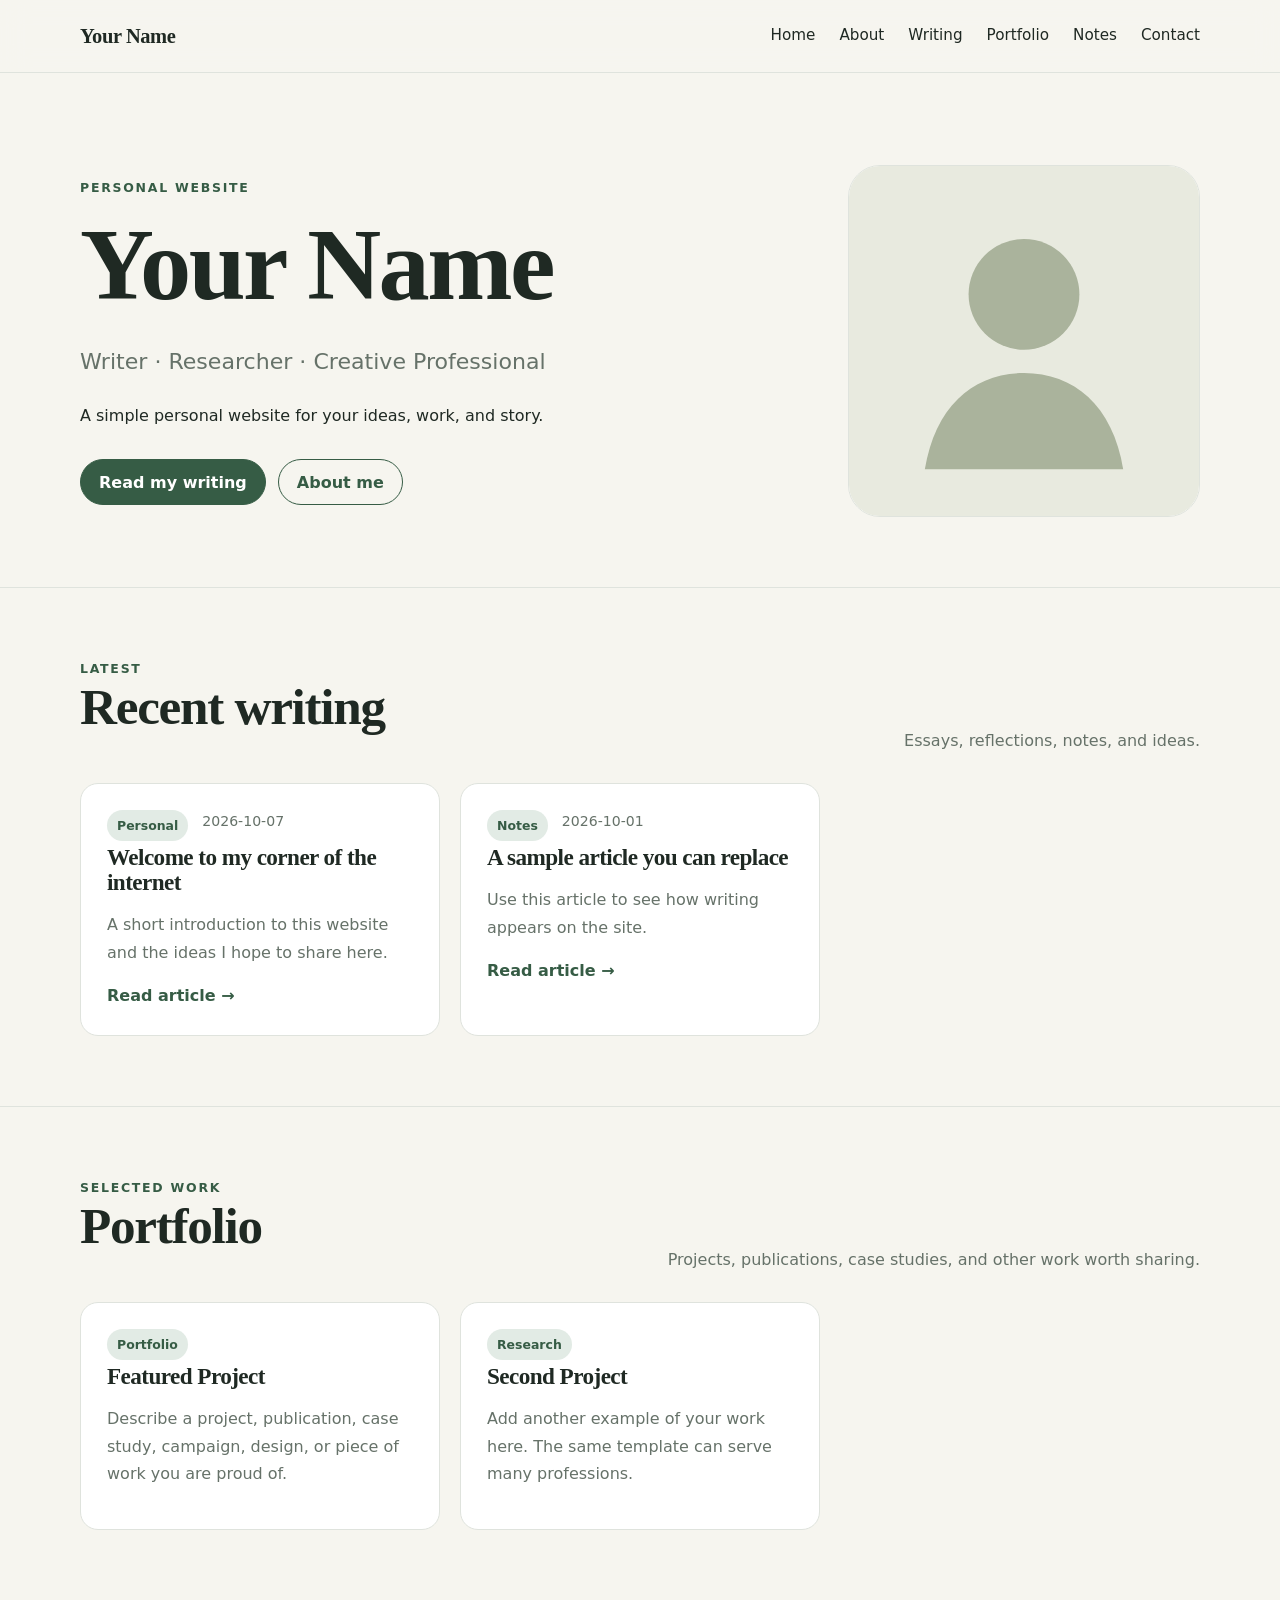
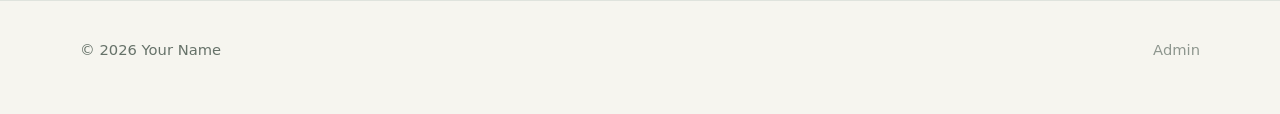
<file: index.html>
<!doctype html><html lang="en"><head><meta charset="utf-8"><meta name="viewport" content="width=device-width,initial-scale=1"><meta name="description" content="Personal website template"><link rel="stylesheet" href="assets/css/style.css"><title>Personal Website</title></head><body data-page="home"><div id="site-header"></div><main><section class="container hero"><div><div class="eyebrow">Personal website</div><h1 id="hero-name">Your Name</h1><p id="hero-tagline" class="lede">Writer · Researcher · Creative Professional</p><p id="hero-intro">A simple personal website for your ideas, work, and story.</p><div class="actions"><a class="button" href="writing.html">Read my writing</a><a class="button secondary" href="about.html">About me</a></div></div><div class="hero-photo"><img id="hero-photo" src="assets/images/profile-placeholder.svg" alt="Profile"></div></section><section id="writing-section" class="section"><div class="container"><div class="section-head"><div><div class="eyebrow">Latest</div><h2>Recent writing</h2></div><p>Essays, reflections, notes, and ideas.</p></div><div id="latest-posts" class="grid"></div></div></section><section id="portfolio-section" class="section"><div class="container"><div class="section-head"><div><div class="eyebrow">Selected work</div><h2>Portfolio</h2></div><p>Projects, publications, case studies, and other work worth sharing.</p></div><div id="featured-projects" class="grid"></div></div></section></main><div id="site-footer"></div><script src="assets/js/site-builder.js"></script><script src="assets/js/app.js"></script></body></html>
</file>
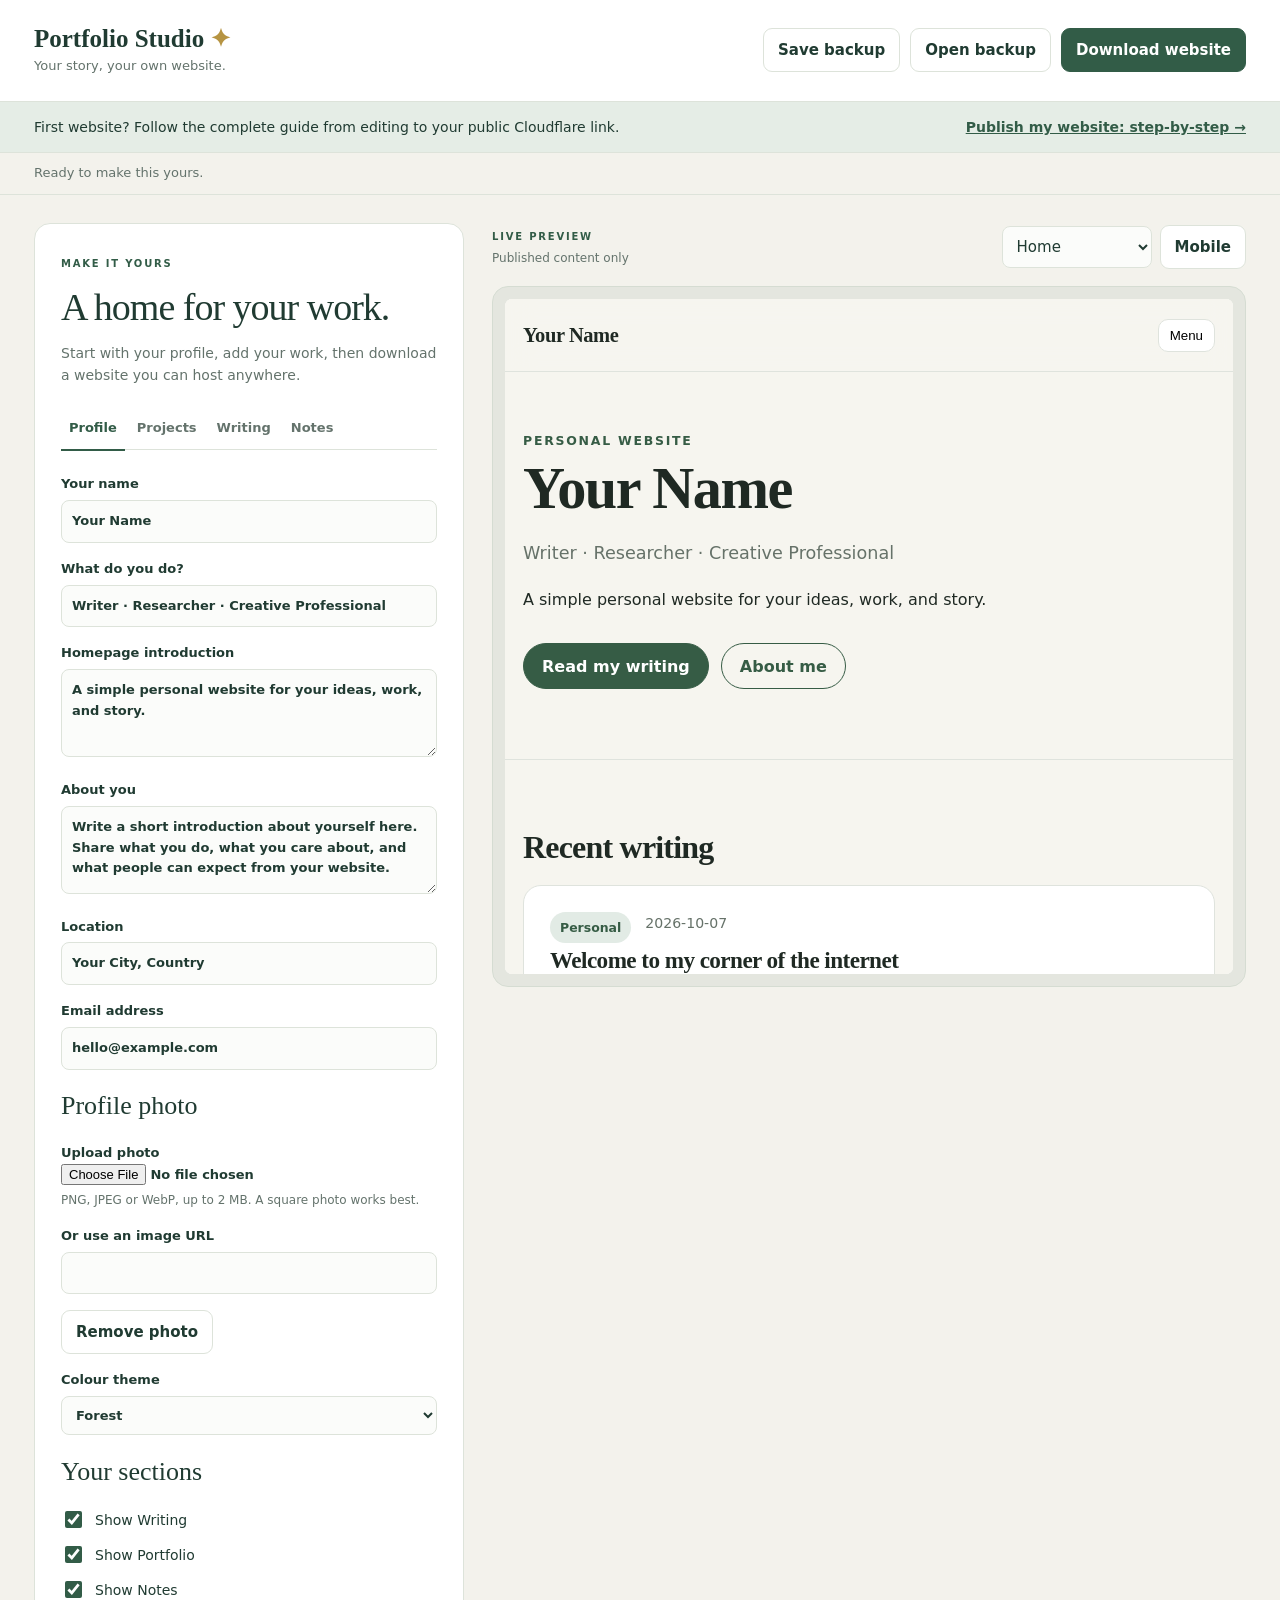
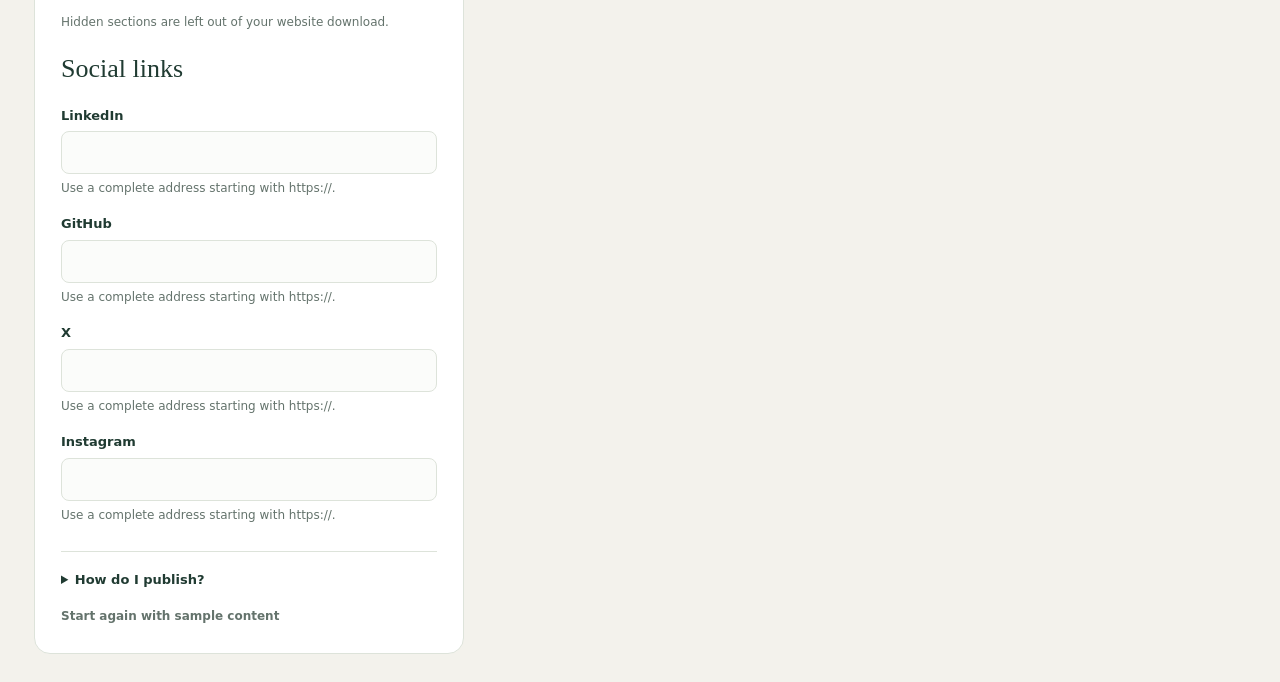
<file: editor/index.html>
<!doctype html>
<html lang="en">
<head><meta charset="utf-8"><meta name="viewport" content="width=device-width,initial-scale=1"><title>Portfolio Studio</title><link rel="stylesheet" href="editor.css"><link rel="stylesheet" href="guide.css"></head>
<body>
<header class="toolbar"><div><a class="wordmark" href="index.html">Portfolio Studio <span>✦</span></a><p>Your story, your own website.</p></div><div class="tools"><button id="backup">Save backup</button><label class="file-button">Open backup<input id="import" type="file" accept=".json,application/json"></label><button id="export" class="primary">Download website</button></div></header>
<div class="guide-callout"><span>First website? Follow the complete guide from editing to your public Cloudflare link.</span><a href="deploy.html" target="_blank" rel="noopener">Publish my website: step-by-step →</a></div>
<div id="status" class="status" role="status" aria-live="polite">Ready to make this yours.</div>
<main class="workspace"><section class="panel" aria-label="Website editor"><div class="intro"><span class="eyebrow">Make it yours</span><h1>A home for your work.</h1><p>Start with your profile, add your work, then download a website you can host anywhere.</p></div><nav class="tabs" aria-label="Editor sections"><button data-tab="site" aria-pressed="true">Profile</button><button data-tab="projects" aria-pressed="false">Projects</button><button data-tab="posts" aria-pressed="false">Writing</button><button data-tab="notes" aria-pressed="false">Notes</button></nav><form id="fields" novalidate></form><details class="help"><summary>How do I publish?</summary><p><a class="guide-link" href="deploy.html" target="_blank" rel="noopener">Follow the complete beginner guide →</a></p><ol><li>Save a backup. It keeps your editable work, including drafts.</li><li>Download your website ZIP. It contains only published content in visible sections.</li><li>Upload the ZIP to a static host, such as Cloudflare Pages Direct Upload, or upload its extracted files to your hosting provider.</li><li>For updates, reopen this editor, open your backup, edit, and upload a new website ZIP.</li></ol><p>Your website ZIP does not include this editor or your backup. “Published” includes an entry in the download; it does not put it online automatically.</p><p><a href="https://developers.cloudflare.com/pages/get-started/direct-upload/" target="_blank" rel="noopener noreferrer">Cloudflare upload instructions ↗</a></p></details><button id="reset" type="button" class="quiet">Start again with sample content</button></section>
<section class="preview-panel" aria-label="Website preview"><div class="preview-toolbar"><div><span class="eyebrow">Live preview</span><p>Published content only</p></div><div class="preview-controls"><label class="sr-only" for="preview-page">Preview page</label><select id="preview-page"><option value="index.html">Home</option></select><button id="mobile" aria-pressed="false">Mobile</button></div></div><p id="preview-error" role="alert" hidden></p><div class="preview-stage"><iframe id="preview" title="Your website preview" sandbox="allow-scripts"></iframe></div></section></main>
<dialog id="reset-dialog"><h2>Start fresh?</h2><p>Save a backup first if you want to keep your current work. This replaces your profile and entries with sample content.</p><div class="tools"><button id="cancel-reset">Keep editing</button><button id="confirm-reset" class="primary">Replace with sample content</button></div></dialog>
<script src="../assets/js/site-builder.js"></script><script src="seed.js"></script><script src="editor.js"></script>
</body></html>
</file>
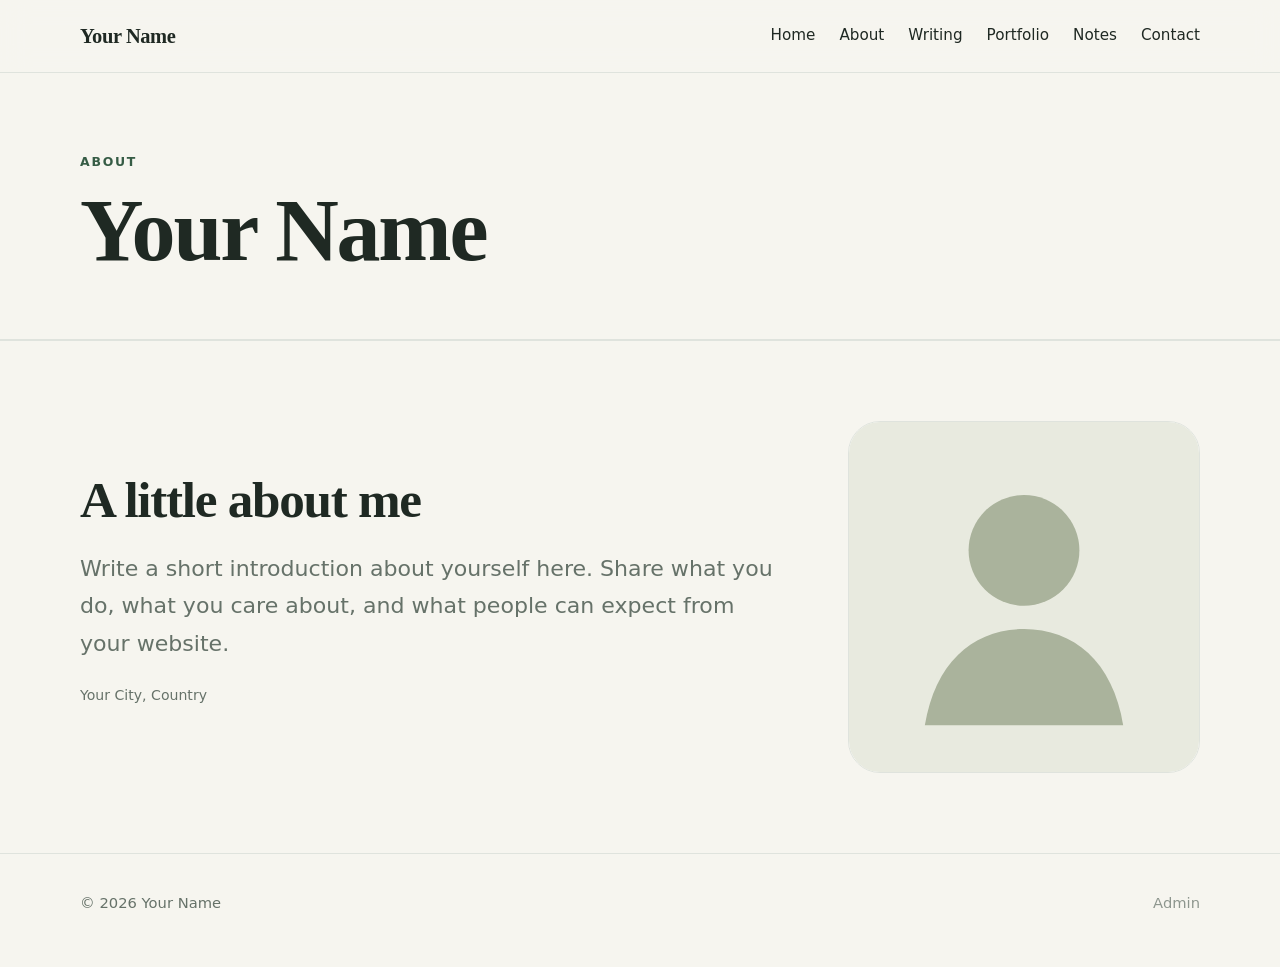
<file: about.html>
<!doctype html><html lang="en"><head><meta charset="utf-8"><meta name="viewport" content="width=device-width,initial-scale=1"><link rel="stylesheet" href="assets/css/style.css"><title>About</title></head><body data-page="about"><div id="site-header"></div><main><section class="page-hero"><div class="container"><div class="eyebrow">About</div><h1 id="about-name">Your Name</h1></div></section><section class="section"><div class="container hero" style="padding-top:10px;padding-bottom:10px"><div><h2>A little about me</h2><p id="about-bio" class="lede"></p><p id="about-location" class="meta"></p></div><div class="hero-photo"><img id="about-photo" src="assets/images/profile-placeholder.svg" alt="Profile"></div></div></section></main><div id="site-footer"></div><script src="assets/js/site-builder.js"></script><script src="assets/js/app.js"></script></body></html>
</file>
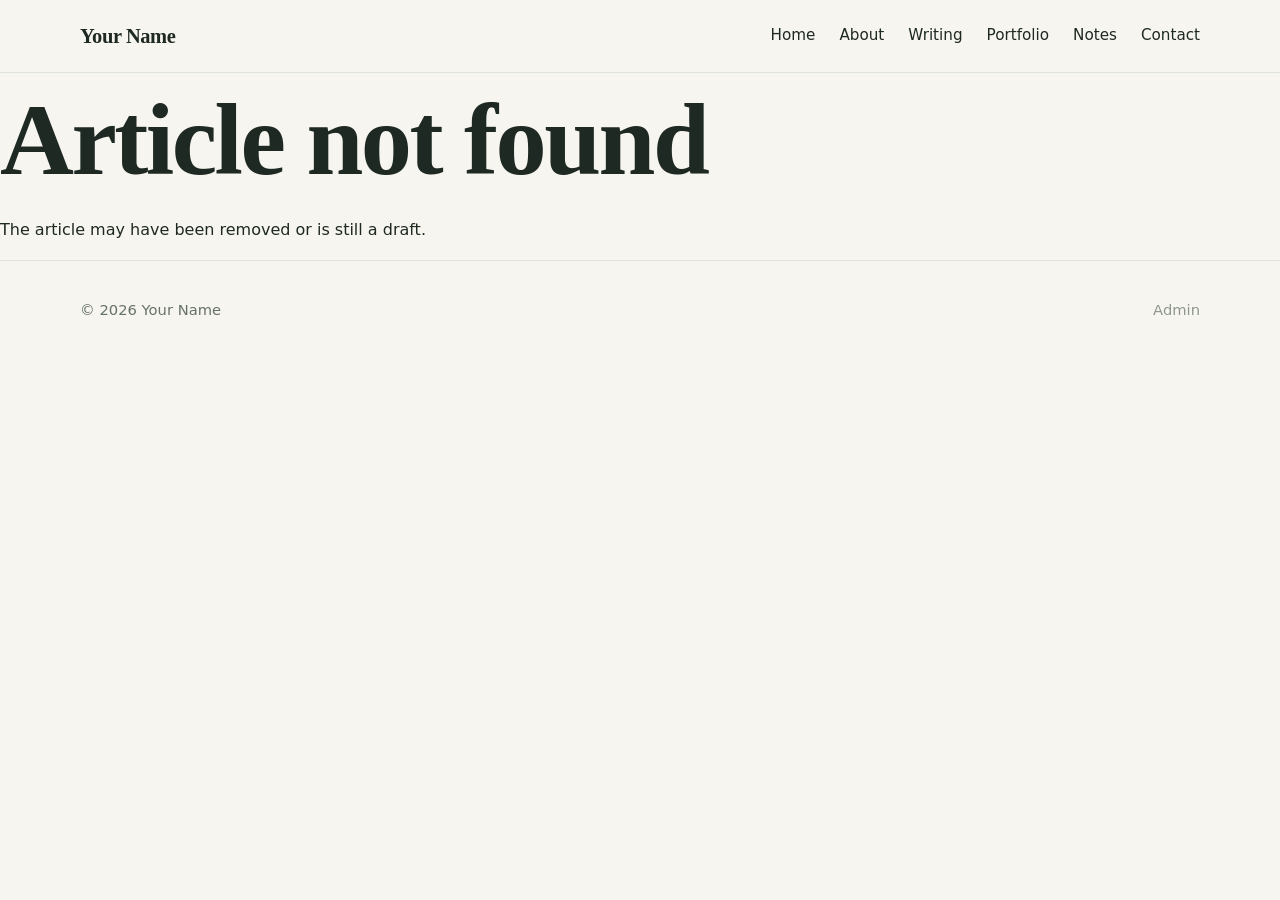
<file: article.html>
<!doctype html><html lang="en"><head><meta charset="utf-8"><meta name="viewport" content="width=device-width,initial-scale=1"><link rel="stylesheet" href="assets/css/style.css"><title>Article</title></head><body data-page="article"><div id="site-header"></div><main id="article"><section class="page-hero"><div class="container"><div id="article-meta" class="eyebrow">Writing</div><h1 id="article-title">Article</h1></div></section><article id="article-body" class="prose"></article></main><div id="site-footer"></div><script src="assets/js/site-builder.js"></script><script src="assets/js/app.js"></script></body></html>
</file>
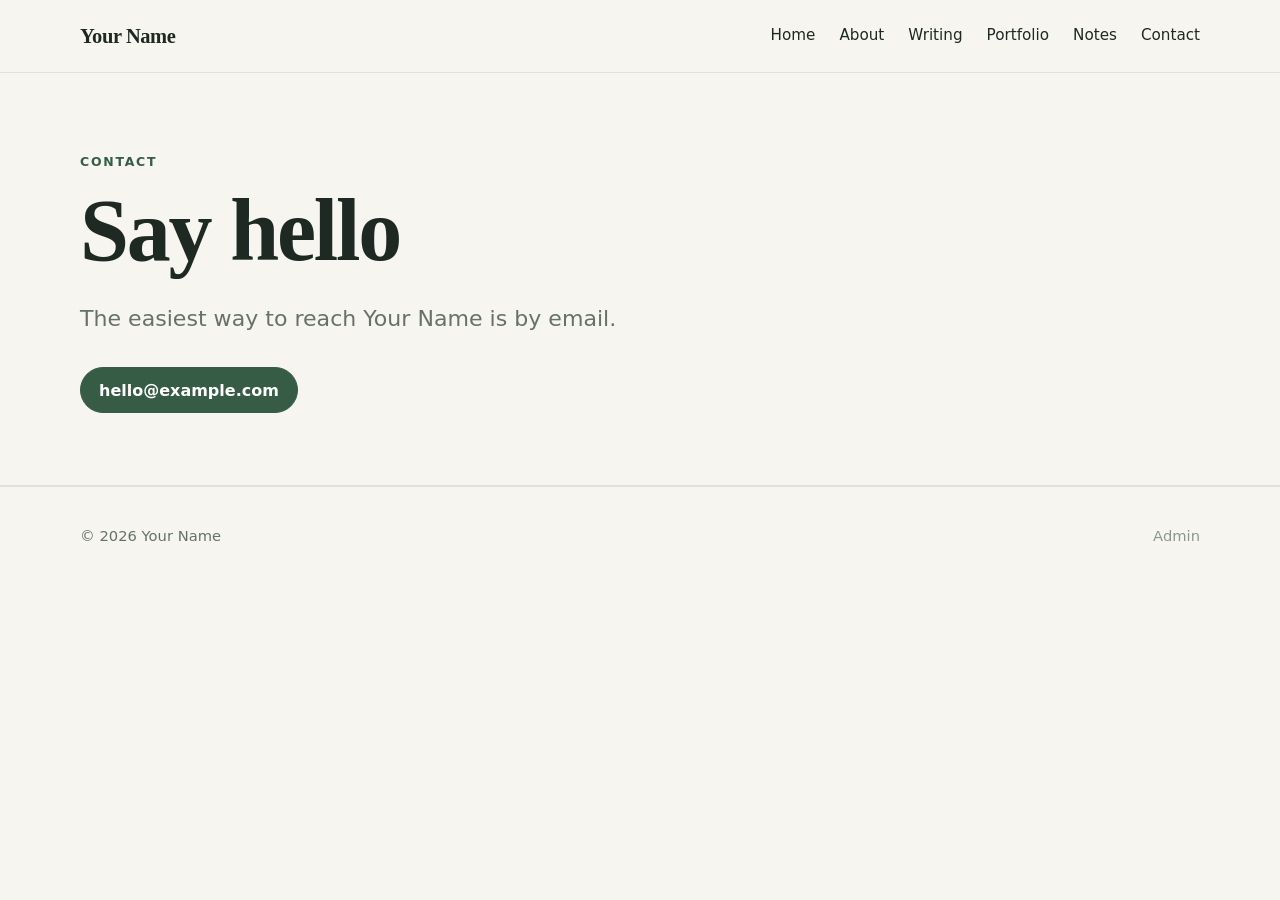
<file: contact.html>
<!doctype html><html lang="en"><head><meta charset="utf-8"><meta name="viewport" content="width=device-width,initial-scale=1"><link rel="stylesheet" href="assets/css/style.css"><title>Contact</title></head><body data-page="contact"><div id="site-header"></div><main><section class="page-hero"><div class="container"><div class="eyebrow">Contact</div><h1>Say hello</h1><p class="lede">The easiest way to reach <span id="contact-name">me</span> is by email.</p><div class="actions"><a id="contact-email" class="button" href="mailto:hello@example.com">hello@example.com</a></div><p id="contact-socials" style="margin-top:28px"></p></div></section></main><div id="site-footer"></div><script src="assets/js/site-builder.js"></script><script src="assets/js/app.js"></script></body></html>
</file>
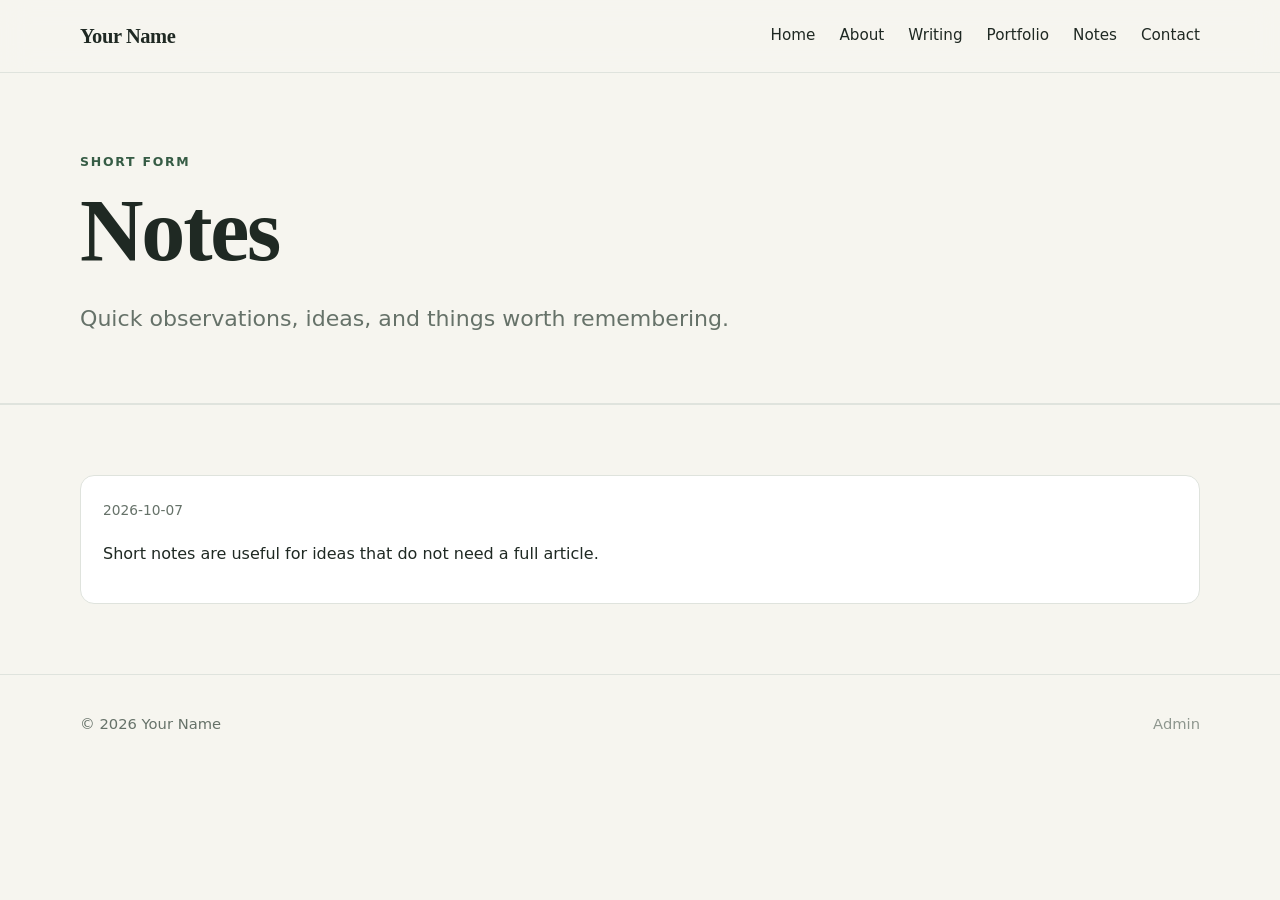
<file: notes.html>
<!doctype html><html lang="en"><head><meta charset="utf-8"><meta name="viewport" content="width=device-width,initial-scale=1"><link rel="stylesheet" href="assets/css/style.css"><title>Notes</title></head><body data-page="notes"><div id="site-header"></div><main><section class="page-hero"><div class="container"><div class="eyebrow">Short form</div><h1>Notes</h1><p class="lede">Quick observations, ideas, and things worth remembering.</p></div></section><section class="section"><div class="container"><div id="notes-list" class="note-list"></div></div></section></main><div id="site-footer"></div><script src="assets/js/site-builder.js"></script><script src="assets/js/app.js"></script></body></html>
</file>
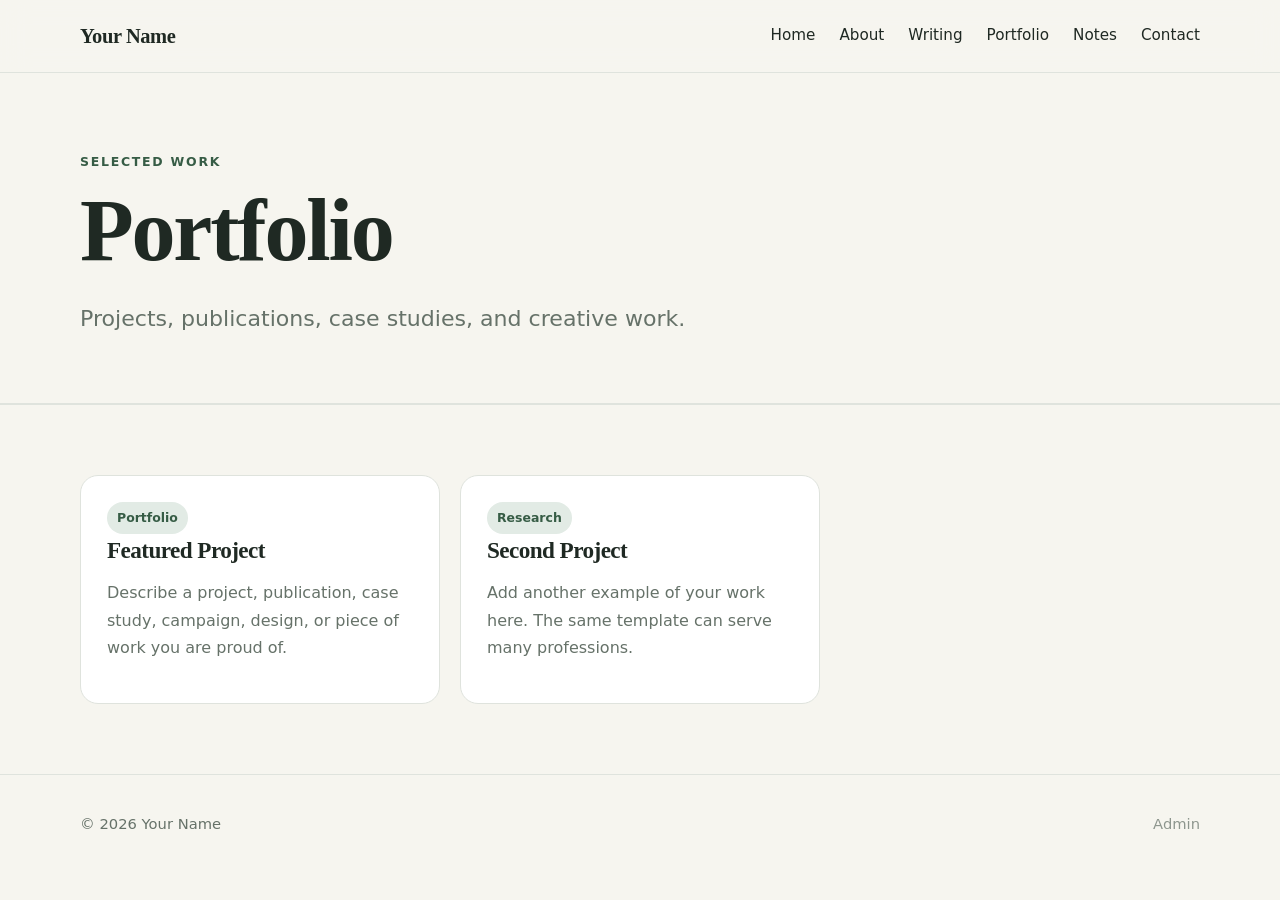
<file: portfolio.html>
<!doctype html><html lang="en"><head><meta charset="utf-8"><meta name="viewport" content="width=device-width,initial-scale=1"><link rel="stylesheet" href="assets/css/style.css"><title>Portfolio</title></head><body data-page="portfolio"><div id="site-header"></div><main><section class="page-hero"><div class="container"><div class="eyebrow">Selected work</div><h1>Portfolio</h1><p class="lede">Projects, publications, case studies, and creative work.</p></div></section><section class="section"><div class="container"><div id="portfolio-grid" class="grid"></div></div></section></main><div id="site-footer"></div><script src="assets/js/site-builder.js"></script><script src="assets/js/app.js"></script></body></html>
</file>
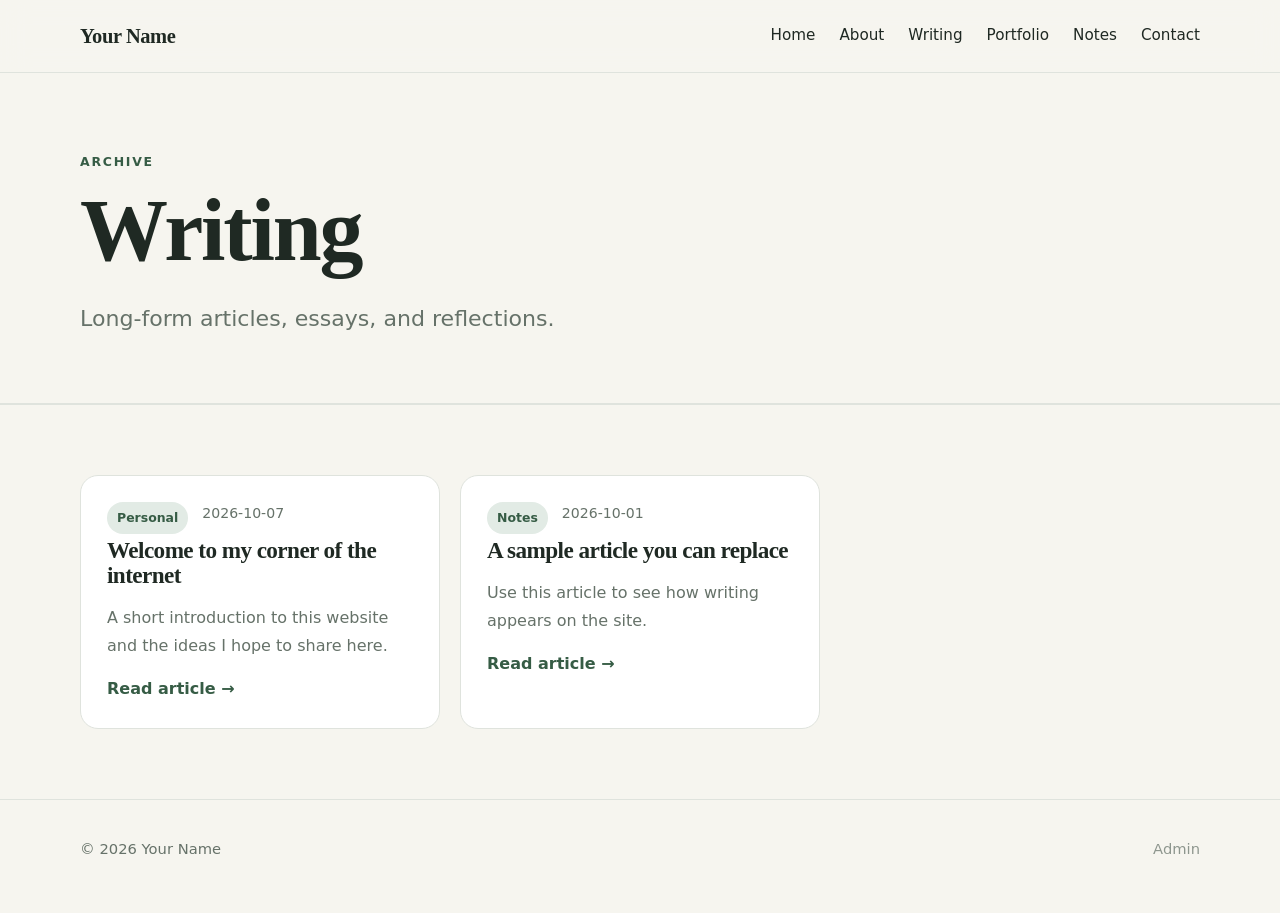
<file: writing.html>
<!doctype html><html lang="en"><head><meta charset="utf-8"><meta name="viewport" content="width=device-width,initial-scale=1"><link rel="stylesheet" href="assets/css/style.css"><title>Writing</title></head><body data-page="writing"><div id="site-header"></div><main><section class="page-hero"><div class="container"><div class="eyebrow">Archive</div><h1>Writing</h1><p class="lede">Long-form articles, essays, and reflections.</p></div></section><section class="section"><div class="container"><div id="writing-grid" class="grid"></div></div></section></main><div id="site-footer"></div><script src="assets/js/site-builder.js"></script><script src="assets/js/app.js"></script></body></html>
</file>
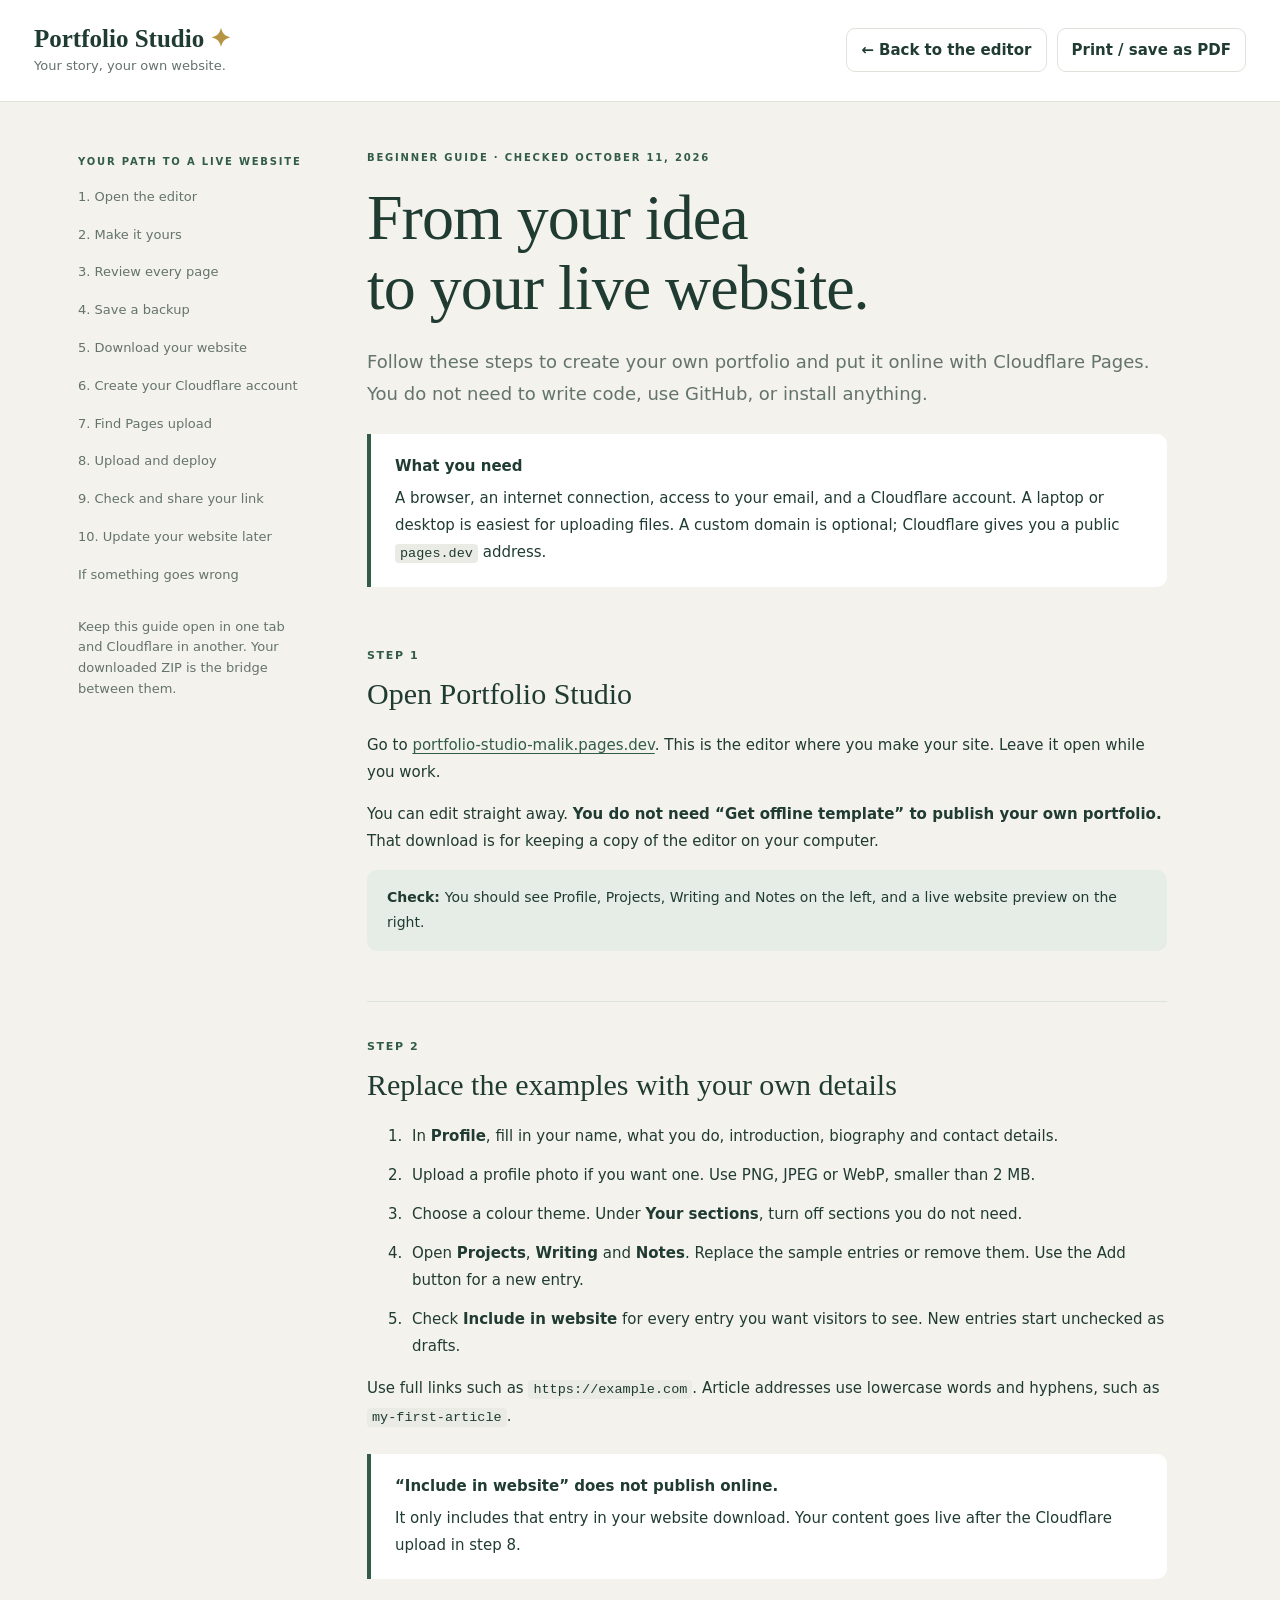
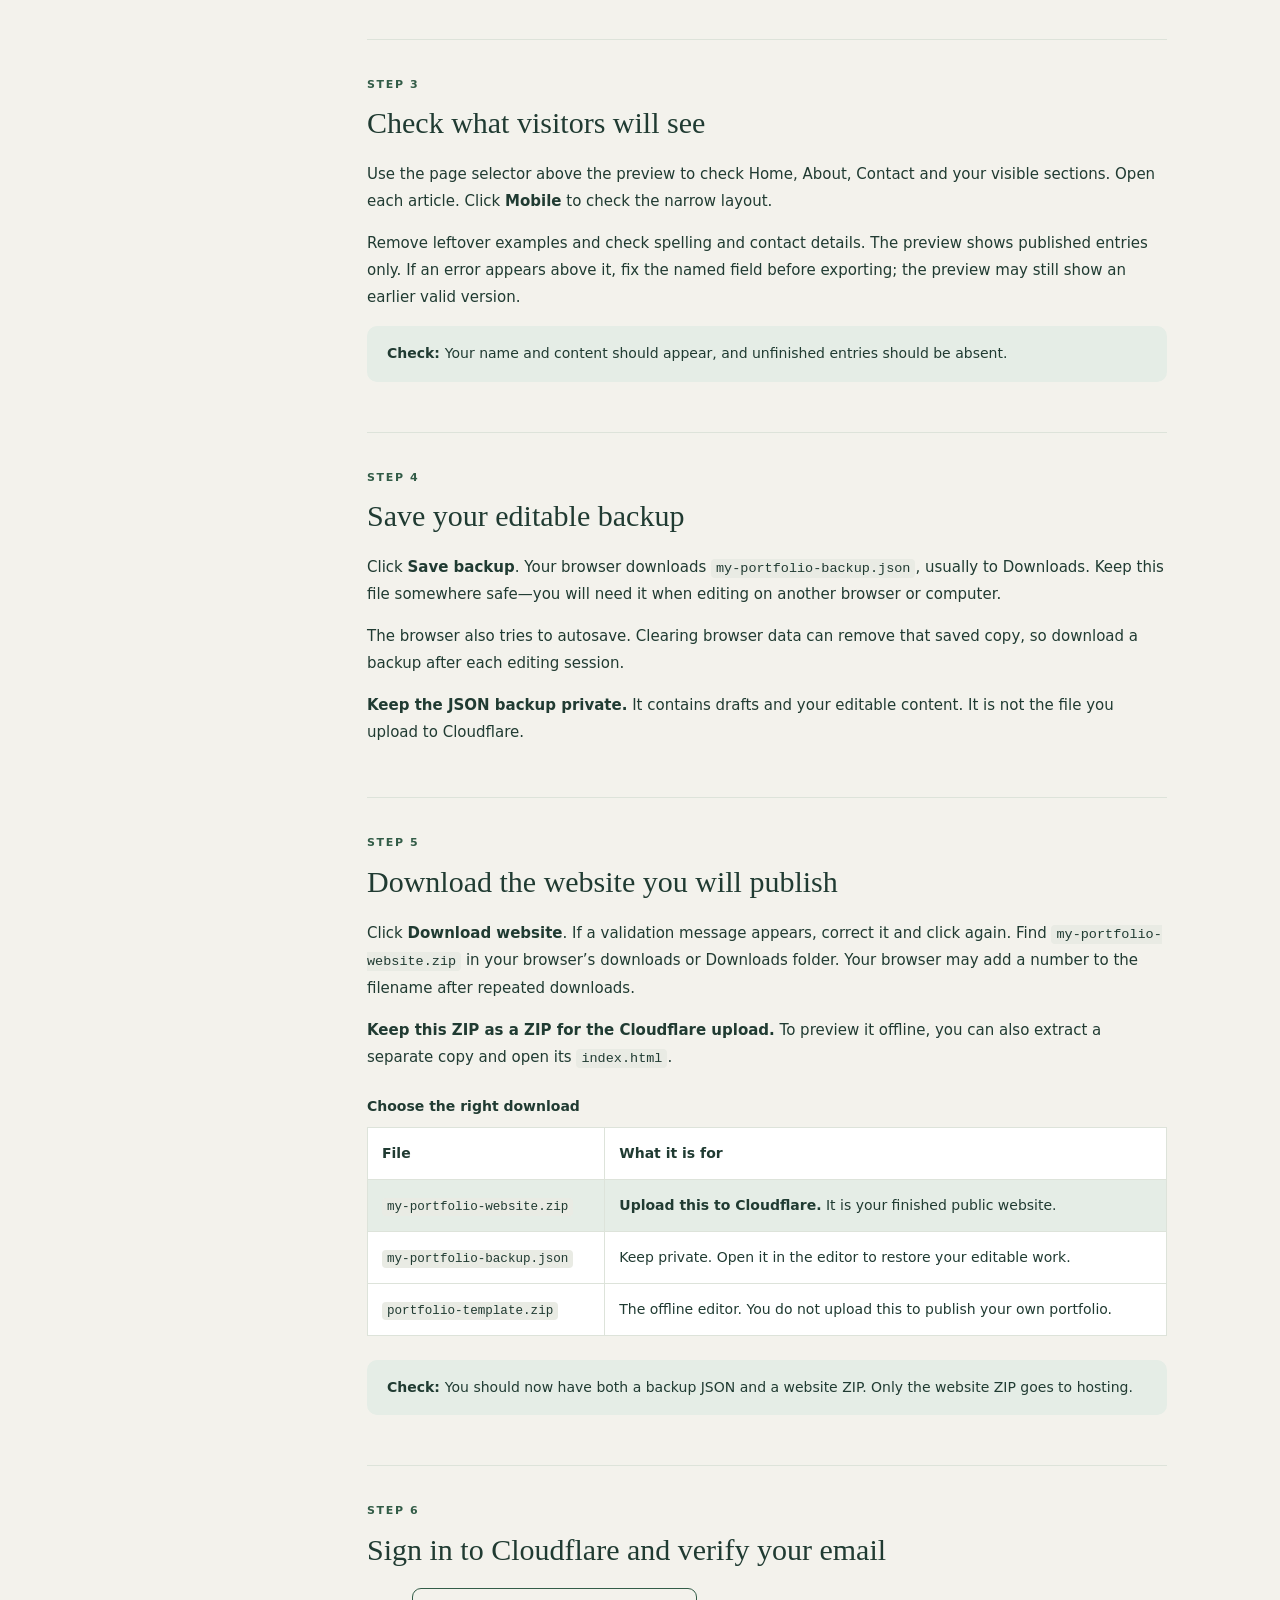
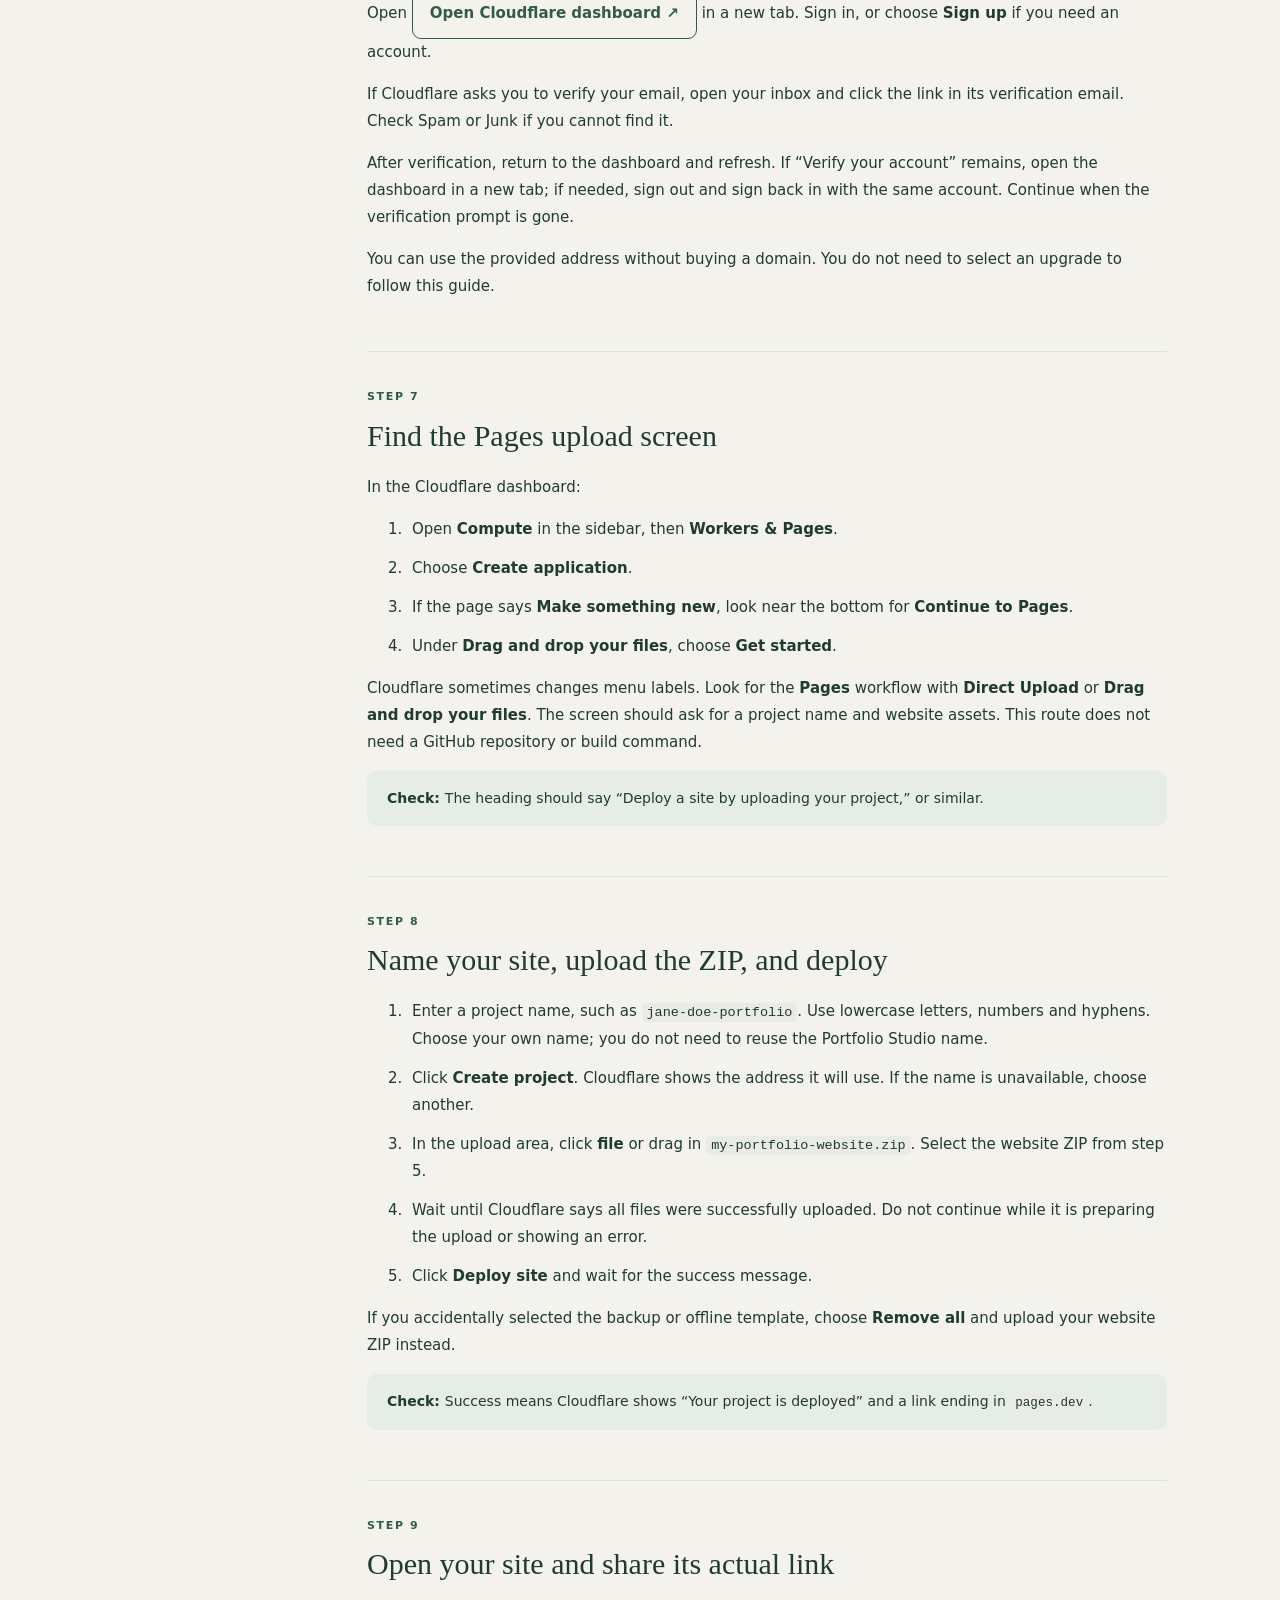
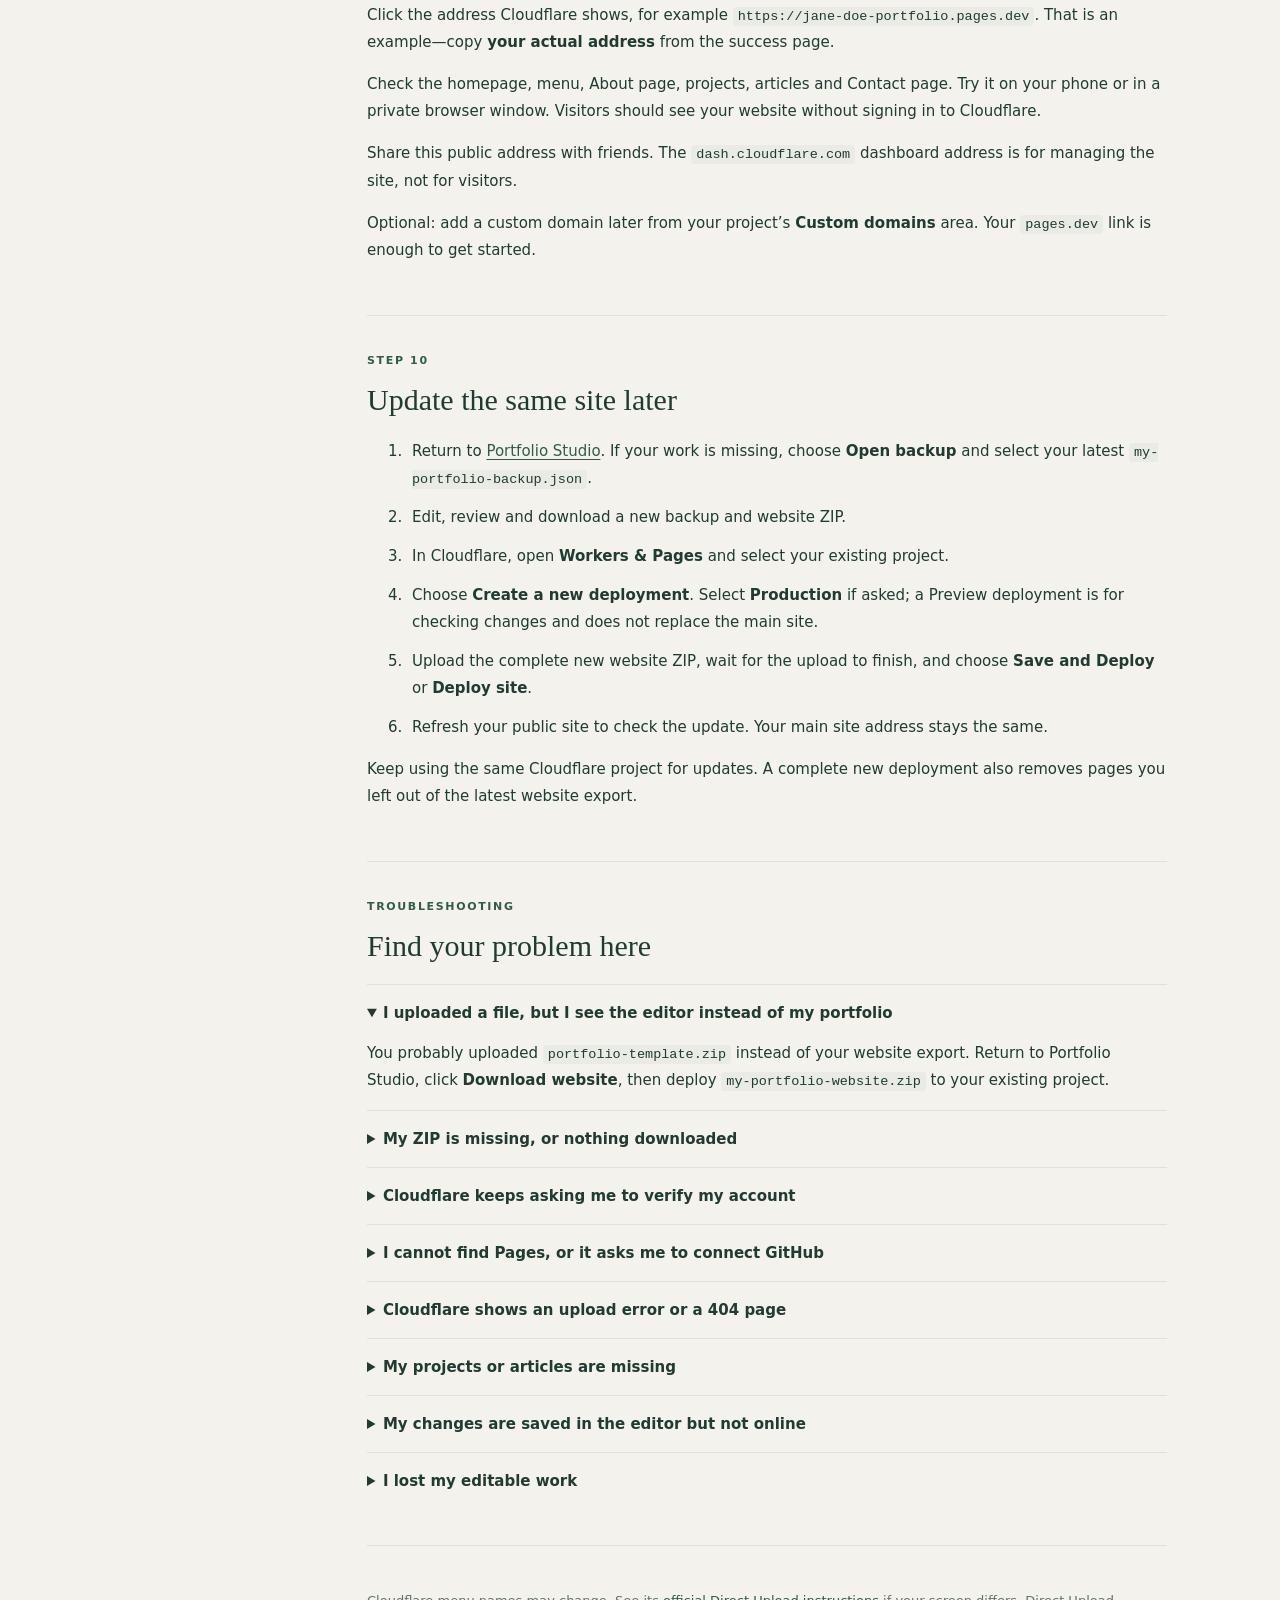
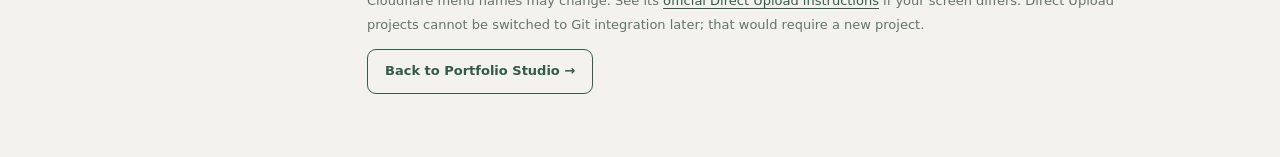
<file: editor/deploy.html>
<!doctype html>
<html lang="en">
<head><meta charset="utf-8"><meta name="viewport" content="width=device-width,initial-scale=1"><meta name="description" content="A complete beginner guide: create your portfolio in Portfolio Studio and publish it on Cloudflare Pages."><title>Publish your website — Portfolio Studio</title><link rel="stylesheet" href="editor.css"><link rel="stylesheet" href="guide.css"></head>
<body class="guide-body">
<header class="toolbar"><div><a class="wordmark" href="index.html">Portfolio Studio <span>✦</span></a><p>Your story, your own website.</p></div><div class="tools"><a class="file-button" href="index.html">← Back to the editor</a><button type="button" onclick="window.print()">Print / save as PDF</button></div></header>
<main class="guide-layout">
<aside class="guide-nav" aria-label="Guide contents"><p class="eyebrow">Your path to a live website</p><nav><a href="#start">1. Open the editor</a><a href="#customize">2. Make it yours</a><a href="#review">3. Review every page</a><a href="#backup">4. Save a backup</a><a href="#download">5. Download your website</a><a href="#account">6. Create your Cloudflare account</a><a href="#pages">7. Find Pages upload</a><a href="#upload">8. Upload and deploy</a><a href="#share">9. Check and share your link</a><a href="#updates">10. Update your website later</a><a href="#help">If something goes wrong</a></nav><p class="guide-muted">Keep this guide open in one tab and Cloudflare in another. Your downloaded ZIP is the bridge between them.</p></aside>
<article class="guide-content">
<div class="guide-heading"><span class="eyebrow">Beginner guide · checked October 11, 2026</span><h1>From your idea<br>to your live website.</h1><p class="guide-lede">Follow these steps to create your own portfolio and put it online with Cloudflare Pages. You do not need to write code, use GitHub, or install anything.</p><div class="guide-note"><strong>What you need</strong><p>A browser, an internet connection, access to your email, and a Cloudflare account. A laptop or desktop is easiest for uploading files. A custom domain is optional; Cloudflare gives you a public <code>pages.dev</code> address.</p></div></div>
<section id="start"><div class="step-label">Step 1</div><h2>Open Portfolio Studio</h2><p>Go to <a href="https://portfolio-studio-malik.pages.dev/" target="_blank" rel="noopener noreferrer">portfolio-studio-malik.pages.dev</a>. This is the editor where you make your site. Leave it open while you work.</p><p>You can edit straight away. <strong>You do not need “Get offline template” to publish your own portfolio.</strong> That download is for keeping a copy of the editor on your computer.</p><p class="checkpoint">You should see Profile, Projects, Writing and Notes on the left, and a live website preview on the right.</p></section>
<section id="customize"><div class="step-label">Step 2</div><h2>Replace the examples with your own details</h2><ol><li>In <strong>Profile</strong>, fill in your name, what you do, introduction, biography and contact details.</li><li>Upload a profile photo if you want one. Use PNG, JPEG or WebP, smaller than 2 MB.</li><li>Choose a colour theme. Under <strong>Your sections</strong>, turn off sections you do not need.</li><li>Open <strong>Projects</strong>, <strong>Writing</strong> and <strong>Notes</strong>. Replace the sample entries or remove them. Use the Add button for a new entry.</li><li>Check <strong>Include in website</strong> for every entry you want visitors to see. New entries start unchecked as drafts.</li></ol><p>Use full links such as <code>https://example.com</code>. Article addresses use lowercase words and hyphens, such as <code>my-first-article</code>.</p><div class="guide-note"><strong>“Include in website” does not publish online.</strong><p>It only includes that entry in your website download. Your content goes live after the Cloudflare upload in step 8.</p></div></section>
<section id="review"><div class="step-label">Step 3</div><h2>Check what visitors will see</h2><p>Use the page selector above the preview to check Home, About, Contact and your visible sections. Open each article. Click <strong>Mobile</strong> to check the narrow layout.</p><p>Remove leftover examples and check spelling and contact details. The preview shows published entries only. If an error appears above it, fix the named field before exporting; the preview may still show an earlier valid version.</p><p class="checkpoint">Your name and content should appear, and unfinished entries should be absent.</p></section>
<section id="backup"><div class="step-label">Step 4</div><h2>Save your editable backup</h2><p>Click <strong>Save backup</strong>. Your browser downloads <code>my-portfolio-backup.json</code>, usually to Downloads. Keep this file somewhere safe—you will need it when editing on another browser or computer.</p><p>The browser also tries to autosave. Clearing browser data can remove that saved copy, so download a backup after each editing session.</p><p><strong>Keep the JSON backup private.</strong> It contains drafts and your editable content. It is not the file you upload to Cloudflare.</p></section>
<section id="download"><div class="step-label">Step 5</div><h2>Download the website you will publish</h2><p>Click <strong>Download website</strong>. If a validation message appears, correct it and click again. Find <code>my-portfolio-website.zip</code> in your browser’s downloads or Downloads folder. Your browser may add a number to the filename after repeated downloads.</p><p><strong>Keep this ZIP as a ZIP for the Cloudflare upload.</strong> To preview it offline, you can also extract a separate copy and open its <code>index.html</code>.</p><table><caption>Choose the right download</caption><thead><tr><th>File</th><th>What it is for</th></tr></thead><tbody><tr class="correct-file"><td><code>my-portfolio-website.zip</code></td><td><strong>Upload this to Cloudflare.</strong> It is your finished public website.</td></tr><tr><td><code>my-portfolio-backup.json</code></td><td>Keep private. Open it in the editor to restore your editable work.</td></tr><tr><td><code>portfolio-template.zip</code></td><td>The offline editor. You do not upload this to publish your own portfolio.</td></tr></tbody></table><p class="checkpoint">You should now have both a backup JSON and a website ZIP. Only the website ZIP goes to hosting.</p></section>
<section id="account"><div class="step-label">Step 6</div><h2>Sign in to Cloudflare and verify your email</h2><p>Open <a class="guide-action" href="https://dash.cloudflare.com/" target="_blank" rel="noopener noreferrer">Open Cloudflare dashboard ↗</a> in a new tab. Sign in, or choose <strong>Sign up</strong> if you need an account.</p><p>If Cloudflare asks you to verify your email, open your inbox and click the link in its verification email. Check Spam or Junk if you cannot find it.</p><p>After verification, return to the dashboard and refresh. If “Verify your account” remains, open the dashboard in a new tab; if needed, sign out and sign back in with the same account. Continue when the verification prompt is gone.</p><p>You can use the provided address without buying a domain. You do not need to select an upgrade to follow this guide.</p></section>
<section id="pages"><div class="step-label">Step 7</div><h2>Find the Pages upload screen</h2><p>In the Cloudflare dashboard:</p><ol><li>Open <strong>Compute</strong> in the sidebar, then <strong>Workers &amp; Pages</strong>.</li><li>Choose <strong>Create application</strong>.</li><li>If the page says <strong>Make something new</strong>, look near the bottom for <strong>Continue to Pages</strong>.</li><li>Under <strong>Drag and drop your files</strong>, choose <strong>Get started</strong>.</li></ol><p>Cloudflare sometimes changes menu labels. Look for the <strong>Pages</strong> workflow with <strong>Direct Upload</strong> or <strong>Drag and drop your files</strong>. The screen should ask for a project name and website assets. This route does not need a GitHub repository or build command.</p><p class="checkpoint">The heading should say “Deploy a site by uploading your project,” or similar.</p></section>
<section id="upload"><div class="step-label">Step 8</div><h2>Name your site, upload the ZIP, and deploy</h2><ol><li>Enter a project name, such as <code>jane-doe-portfolio</code>. Use lowercase letters, numbers and hyphens. Choose your own name; you do not need to reuse the Portfolio Studio name.</li><li>Click <strong>Create project</strong>. Cloudflare shows the address it will use. If the name is unavailable, choose another.</li><li>In the upload area, click <strong>file</strong> or drag in <code>my-portfolio-website.zip</code>. Select the website ZIP from step 5.</li><li>Wait until Cloudflare says all files were successfully uploaded. Do not continue while it is preparing the upload or showing an error.</li><li>Click <strong>Deploy site</strong> and wait for the success message.</li></ol><p>If you accidentally selected the backup or offline template, choose <strong>Remove all</strong> and upload your website ZIP instead.</p><p class="checkpoint">Success means Cloudflare shows “Your project is deployed” and a link ending in <code>pages.dev</code>.</p></section>
<section id="share"><div class="step-label">Step 9</div><h2>Open your site and share its actual link</h2><p>Click the address Cloudflare shows, for example <code>https://jane-doe-portfolio.pages.dev</code>. That is an example—copy <strong>your actual address</strong> from the success page.</p><p>Check the homepage, menu, About page, projects, articles and Contact page. Try it on your phone or in a private browser window. Visitors should see your website without signing in to Cloudflare.</p><p>Share this public address with friends. The <code>dash.cloudflare.com</code> dashboard address is for managing the site, not for visitors.</p><p>Optional: add a custom domain later from your project’s <strong>Custom domains</strong> area. Your <code>pages.dev</code> link is enough to get started.</p></section>
<section id="updates"><div class="step-label">Step 10</div><h2>Update the same site later</h2><ol><li>Return to <a href="index.html">Portfolio Studio</a>. If your work is missing, choose <strong>Open backup</strong> and select your latest <code>my-portfolio-backup.json</code>.</li><li>Edit, review and download a new backup and website ZIP.</li><li>In Cloudflare, open <strong>Workers &amp; Pages</strong> and select your existing project.</li><li>Choose <strong>Create a new deployment</strong>. Select <strong>Production</strong> if asked; a Preview deployment is for checking changes and does not replace the main site.</li><li>Upload the complete new website ZIP, wait for the upload to finish, and choose <strong>Save and Deploy</strong> or <strong>Deploy site</strong>.</li><li>Refresh your public site to check the update. Your main site address stays the same.</li></ol><p>Keep using the same Cloudflare project for updates. A complete new deployment also removes pages you left out of the latest website export.</p></section>
<section id="help"><div class="step-label">Troubleshooting</div><h2>Find your problem here</h2><details open><summary>I uploaded a file, but I see the editor instead of my portfolio</summary><p>You probably uploaded <code>portfolio-template.zip</code> instead of your website export. Return to Portfolio Studio, click <strong>Download website</strong>, then deploy <code>my-portfolio-website.zip</code> to your existing project.</p></details><details><summary>My ZIP is missing, or nothing downloaded</summary><p>Check the editor’s status message for an invalid field. Open the browser’s downloads list and check blocked downloads. Click Download website again after fixing the problem. On a phone, also check the Files app or your browser’s Downloads folder.</p></details><details><summary>Cloudflare keeps asking me to verify my account</summary><p>Use the link from the latest Cloudflare email and check it confirms success. Return in a new dashboard tab. If the prompt remains, sign out and sign in again with the same email. Account verification must finish before uploading.</p></details><details><summary>I cannot find Pages, or it asks me to connect GitHub</summary><p>Go back to Workers &amp; Pages → Create application. Choose Continue to Pages if shown. Select Get started under Drag and drop your files, rather than the Git repository option.</p></details><details><summary>Cloudflare shows an upload error or a 404 page</summary><p>Use a fresh website ZIP from Download website. Its <code>index.html</code> must be at the ZIP’s root, not inside an extra folder. Upload the ZIP directly rather than manually rearranging its files. If Cloudflare flags an oversized asset, remove the upload and upload a complete corrected ZIP.</p></details><details><summary>My projects or articles are missing</summary><p>In the editor, check that the section is shown in Profile and each entry has Include in website checked. Download and deploy a new website ZIP after correcting those settings.</p></details><details><summary>My changes are saved in the editor but not online</summary><p>Saving a backup or including an entry does not update hosting. You must download a fresh website ZIP and make a new Production deployment. Refresh the public site after deployment.</p></details><details><summary>I lost my editable work</summary><p>Open your latest backup JSON in the editor. Editor storage is separate for each browser, device and website address. An exported website ZIP cannot be imported as an editable backup.</p></details></section>
<footer class="guide-footer"><p>Cloudflare menu names may change. See its <a href="https://developers.cloudflare.com/pages/get-started/direct-upload/" target="_blank" rel="noopener noreferrer">official Direct Upload instructions</a> if your screen differs. Direct Upload projects cannot be switched to Git integration later; that would require a new project.</p><a class="guide-action" href="index.html">Back to Portfolio Studio →</a></footer>
</article></main>
</body></html>
</file>
<file: assets/css/style.css>
:root {
  --bg: #f6f5ef;
  --surface: #ffffff;
  --text: #1f2923;
  --muted: #667269;
  --accent: #365c45;
  --accent-soft: #e2ebe5;
  --border: #dfe3dd;
  --max: 1120px;
  --radius: 18px;
}

html[data-theme="navy"] { --bg:#f5f7fa; --surface:#fff; --text:#182234; --muted:#657086; --accent:#244c7a; --accent-soft:#e4edf7; --border:#dde4ec; }
html[data-theme="wine"] { --bg:#faf5f6; --surface:#fff; --text:#332024; --muted:#7c666a; --accent:#7a3042; --accent-soft:#f4e4e8; --border:#eadde0; }
html[data-theme="sand"] { --bg:#fbf8f1; --surface:#fff; --text:#30291e; --muted:#776c5c; --accent:#7c6040; --accent-soft:#f0e7d8; --border:#e9e0d2; }
html[data-theme="charcoal"] { --bg:#f4f4f4; --surface:#fff; --text:#181818; --muted:#696969; --accent:#333; --accent-soft:#e9e9e9; --border:#dedede; }

* { box-sizing: border-box; }
body { margin:0; font-family: Inter, ui-sans-serif, system-ui, -apple-system, BlinkMacSystemFont, "Segoe UI", sans-serif; color:var(--text); background:var(--bg); line-height:1.7; }
a { color:inherit; text-decoration:none; }
img { max-width:100%; display:block; }
.container { width:min(calc(100% - 36px), var(--max)); margin-inline:auto; }
.site-header { position:sticky; top:0; z-index:20; backdrop-filter:blur(14px); background:color-mix(in srgb, var(--bg) 88%, transparent); border-bottom:1px solid var(--border); }
.nav { min-height:72px; display:flex; align-items:center; justify-content:space-between; gap:24px; }
.brand { font-family: Georgia, "Times New Roman", serif; font-size:1.28rem; font-weight:700; letter-spacing:-.02em; }
.nav-links { display:flex; gap:24px; align-items:center; font-size:.95rem; }
.nav-links a:hover { color:var(--accent); }
.nav-toggle { display:none; border:1px solid var(--border); background:var(--surface); border-radius:10px; padding:8px 11px; }
.hero { padding:92px 0 70px; display:grid; grid-template-columns:1.4fr .7fr; align-items:center; gap:64px; }
.eyebrow { text-transform:uppercase; letter-spacing:.14em; font-weight:700; color:var(--accent); font-size:.78rem; }
h1,h2,h3 { font-family: Georgia, "Times New Roman", serif; line-height:1.08; letter-spacing:-.025em; }
h1 { font-size:clamp(3.1rem, 8vw, 6.8rem); margin:.12em 0 .2em; font-weight:600; }
h2 { font-size:clamp(2rem, 4vw, 3.2rem); margin:0 0 20px; }
h3 { font-size:1.45rem; margin:.2em 0 .55em; }
.lede { font-size:clamp(1.1rem, 2vw, 1.38rem); max-width:720px; color:var(--muted); }
.hero-photo { aspect-ratio:1/1; border-radius:32px; overflow:hidden; border:1px solid var(--border); background:var(--surface); }
.actions { display:flex; flex-wrap:wrap; gap:12px; margin-top:30px; }
.button { display:inline-flex; align-items:center; justify-content:center; min-height:46px; padding:0 18px; border-radius:999px; border:1px solid var(--accent); background:var(--accent); color:white; font-weight:650; }
.button.secondary { background:transparent; color:var(--accent); }
.section { padding:70px 0; border-top:1px solid var(--border); }
.section-head { display:flex; align-items:end; justify-content:space-between; gap:24px; margin-bottom:28px; }
.section-head p { max-width:620px; color:var(--muted); margin:0; }
.grid { display:grid; grid-template-columns:repeat(3,1fr); gap:20px; }
.card { background:var(--surface); border:1px solid var(--border); border-radius:var(--radius); padding:26px; min-height:220px; transition:transform .18s ease, box-shadow .18s ease; }
.card:hover { transform:translateY(-3px); box-shadow:0 14px 36px rgba(20,30,24,.07); }
.meta { display:flex; flex-wrap:wrap; gap:8px 14px; color:var(--muted); font-size:.88rem; }
.tag { display:inline-block; background:var(--accent-soft); color:var(--accent); border-radius:999px; padding:5px 10px; font-size:.78rem; font-weight:700; }
.card p { color:var(--muted); }
.text-link { color:var(--accent); font-weight:700; }
.page-hero { padding:78px 0 44px; border-bottom:1px solid var(--border); }
.page-hero h1 { font-size:clamp(2.8rem,7vw,5.5rem); }
.prose { width:min(calc(100% - 36px), 760px); margin:56px auto 88px; }
.prose p,.prose li { font-size:1.08rem; }
.prose h2 { margin-top:2.2em; font-size:2rem; }
.prose h3 { margin-top:1.8em; }
.prose blockquote { border-left:4px solid var(--accent); margin:2rem 0; padding:.5rem 1.3rem; color:var(--muted); }
.note-list { display:grid; gap:14px; }
.note { background:var(--surface); border:1px solid var(--border); padding:20px 22px; border-radius:14px; }
.note time { color:var(--muted); font-size:.86rem; }
.empty { color:var(--muted); font-style:italic; }
.site-footer { border-top:1px solid var(--border); padding:36px 0 52px; color:var(--muted); font-size:.92rem; }
.footer-row { display:flex; justify-content:space-between; gap:24px; flex-wrap:wrap; }
.socials { display:flex; gap:16px; flex-wrap:wrap; }
.admin-link { opacity:.72; }
.skip-link { position:absolute; left:18px; top:-100px; z-index:50; padding:10px 18px; background:var(--surface); border:2px solid var(--accent); }
.skip-link:focus { top:10px; }
a:focus-visible, button:focus-visible { outline:3px solid var(--accent); outline-offset:4px; }
.nav-links [aria-current="page"] { color:var(--accent); font-weight:700; }
.biography { white-space:pre-wrap; }
.hero-photo img { width:100%; height:100%; object-fit:cover; }
.prose pre { overflow-x:auto; background:var(--accent-soft); padding:20px; border-radius:10px; }
.prose a { color:var(--accent); text-decoration:underline; }
@media (prefers-reduced-motion: reduce) { .card { transition:none; } }

@media (max-width: 820px) {
  .hero { grid-template-columns:1fr; padding-top:58px; gap:34px; }
  .hero-photo { width:min(360px, 100%); }
  .grid { grid-template-columns:1fr; }
  .nav-toggle { display:block; }
  .nav-links { display:none; position:absolute; top:72px; left:18px; right:18px; flex-direction:column; align-items:flex-start; padding:18px; border:1px solid var(--border); border-radius:14px; background:var(--surface); }
  .nav-links.open { display:flex; }
  .section-head { align-items:flex-start; flex-direction:column; }
}
</file>
<file: editor/editor.css>
:root{--ink:#203b32;--muted:#64736c;--paper:#f3f2ec;--line:#dde3da;--green:#325c47;--white:#fff}*{box-sizing:border-box}body{margin:0;background:var(--paper);color:var(--ink);font:15px/1.6 system-ui,sans-serif}button,input,textarea,select{font:inherit}button,.file-button{border:1px solid var(--line);border-radius:9px;background:white;padding:9px 14px;color:var(--ink);cursor:pointer;font-weight:600}button:hover,.file-button:hover{border-color:var(--green)}button:focus-visible,input:focus-visible,textarea:focus-visible,select:focus-visible,summary:focus-visible,.file-button:focus-within{outline:3px solid #b69442;outline-offset:3px}.primary{background:var(--green);border-color:var(--green);color:white}.toolbar{display:flex;justify-content:space-between;align-items:center;gap:24px;padding:24px 34px;background:#fff;border-bottom:1px solid var(--line)}.wordmark{font:700 25px Georgia,serif;color:var(--ink);text-decoration:none}.wordmark span{color:#b69442}.toolbar p{margin:2px 0 0;font-size:13px;color:var(--muted)}.tools{display:flex;gap:10px;flex-wrap:wrap}.file-button{position:relative;overflow:hidden}.file-button input{position:absolute;inset:0;opacity:0;width:100%;cursor:pointer}.status{padding:10px 34px;font-size:13px;color:var(--muted);border-bottom:1px solid var(--line)}.status.error{color:#a12e2e;background:#fff0ec}.workspace{display:grid;grid-template-columns:minmax(340px,430px) minmax(0,1fr);gap:28px;padding:28px 34px}.panel{background:white;border:1px solid var(--line);border-radius:16px;padding:26px}.eyebrow{font-size:10px;text-transform:uppercase;letter-spacing:.18em;font-weight:800;color:var(--green)}h1{font:38px/1.15 Georgia,serif;letter-spacing:-1px;margin:12px 0}h2{font:26px Georgia,serif}.intro p{color:var(--muted);font-size:14px;margin:12px 0 22px}.tabs{display:flex;border-bottom:1px solid var(--line);gap:4px;margin-bottom:24px}.tabs button{padding:10px 8px;border:0;border-radius:0;font-size:13px;color:var(--muted)}.tabs button[aria-pressed=true]{color:var(--green);box-shadow:0 2px var(--green)}label.field{display:block;font-size:13px;font-weight:650;margin:16px 0}input:not([type=checkbox]):not([type=file]),textarea,select{width:100%;border:1px solid var(--line);border-radius:8px;background:#fbfcfa;padding:10px;color:var(--ink);margin-top:5px}textarea{resize:vertical;min-height:88px}textarea.article{min-height:220px}small{display:block;color:var(--muted);font-size:12px;font-weight:400;margin-top:5px}.check{display:flex;gap:10px;align-items:center;margin:12px 0;font-size:14px}.check input{width:17px;height:17px;accent-color:var(--green)}.entry{padding:18px 0;border-bottom:1px solid var(--line)}.entry-head{display:flex;justify-content:space-between;align-items:center;gap:12px}.entry-head h2{margin:0;font-size:22px}.remove{font-size:12px;color:#a12e2e;padding:5px 9px}.add{width:100%;margin-top:20px}.help{font-size:13px;margin-top:26px;border-top:1px solid var(--line);padding-top:18px;color:var(--muted)}summary{cursor:pointer;font-weight:700;color:var(--ink)}.help li{margin-bottom:8px}.help a{color:var(--green)}.quiet{border:0;background:none;color:var(--muted);font-size:12px;margin-top:16px;padding:0}.preview-panel{min-width:0;position:sticky;top:20px;align-self:start}.preview-toolbar{display:flex;justify-content:space-between;align-items:center;gap:14px;margin-bottom:16px}.preview-toolbar p{font-size:12px;color:var(--muted);margin:2px 0}.preview-controls{display:flex;gap:8px;align-items:center}.preview-controls select{width:150px;margin:0}.preview-stage{background:#e4e6df;border:1px solid #d5dcd2;border-radius:16px;padding:12px;display:flex;justify-content:center}iframe{width:100%;height:calc(100vh - 225px);min-height:520px;border:0;background:white;border-radius:7px}iframe.mobile{max-width:390px}.sr-only{position:absolute;width:1px;height:1px;overflow:hidden;clip-path:inset(50%)}#preview-error{color:#a12e2e;background:#fff0ec;padding:12px;font-size:13px}dialog{max-width:460px;border:1px solid var(--line);border-radius:16px;padding:26px;color:var(--ink)}dialog::backdrop{background:#203b3266}button:disabled{opacity:.5;cursor:wait}@media(max-width:1050px){.workspace{grid-template-columns:minmax(320px,390px) minmax(0,1fr);gap:16px;padding:20px}.preview-toolbar{flex-wrap:wrap}}@media(max-width:760px){.toolbar{align-items:flex-start;flex-direction:column;padding:20px}.status{padding:10px 20px}.workspace{grid-template-columns:1fr;padding:16px}.panel{padding:20px}.preview-panel{position:static}iframe{height:650px}.tools button,.file-button{font-size:13px}.tabs button{flex:1}}
</file>
<file: editor/guide.css>
.guide-body{scroll-behavior:smooth}.guide-layout{max-width:1180px;margin:0 auto;padding:42px 28px 70px;display:grid;grid-template-columns:235px minmax(0,1fr);gap:54px}.guide-nav{position:sticky;top:24px;align-self:start}.guide-nav nav{display:grid;gap:3px}.guide-nav nav a{display:block;padding:7px 0;color:var(--muted);font-size:13px;text-decoration:none}.guide-nav nav a:hover{color:var(--green);text-decoration:underline}.guide-muted{font-size:13px;color:var(--muted);margin-top:24px}.guide-content{min-width:0;max-width:800px}.guide-heading h1{font-size:clamp(38px,5vw,64px);line-height:1.1;margin:15px 0 22px}.guide-lede{font-size:18px;color:var(--muted)}.guide-content section{padding:36px 0;border-bottom:1px solid var(--line);scroll-margin-top:24px}.step-label{color:var(--green);font-size:11px;font-weight:800;text-transform:uppercase;letter-spacing:.15em}.guide-content h2{font-size:30px;line-height:1.2;margin:12px 0 20px}.guide-content p,.guide-content li{line-height:1.8}.guide-content li{padding-left:5px;margin:12px 0}.guide-content a{color:var(--green);text-underline-offset:3px}.guide-note{border-left:4px solid var(--green);background:white;border-radius:0 10px 10px 0;padding:20px 24px;margin:24px 0}.guide-note p{margin:7px 0 0}.checkpoint{background:#e5ede6;border-radius:10px;padding:15px 20px;font-size:14px}.checkpoint::before{content:'Check: ';font-weight:700}.guide-content code{background:#e9ebe4;border-radius:4px;padding:2px 5px;font-size:.9em;overflow-wrap:anywhere}.guide-content table{border-collapse:collapse;width:100%;background:white;font-size:14px;margin:24px 0}.guide-content caption{text-align:left;font-weight:700;margin-bottom:10px}.guide-content th,.guide-content td{text-align:left;vertical-align:top;border:1px solid var(--line);padding:14px}.correct-file{background:#e5ede6}.guide-content details{padding:16px 0;border-top:1px solid var(--line)}.guide-content details p{margin-bottom:0}.guide-action{display:inline-block;padding:11px 17px;border:1px solid var(--green);border-radius:9px;text-decoration:none;font-weight:700}.guide-footer{padding-top:30px;font-size:13px;color:var(--muted)}a.file-button{text-decoration:none;display:inline-flex;align-items:center}.guide-callout{display:flex;align-items:center;justify-content:space-between;gap:15px;padding:14px 34px;background:#e5ede6;border-bottom:1px solid var(--line);font-size:14px}.guide-callout a{color:var(--green);font-weight:700}.guide-link{display:inline-block;color:var(--green);font-weight:700;margin-top:8px}a:focus-visible{outline:3px solid #b69442;outline-offset:3px}@media(max-width:850px){.guide-layout{grid-template-columns:1fr;gap:20px;padding:25px 20px}.guide-nav{position:static;border-bottom:1px solid var(--line);padding-bottom:20px}.guide-nav nav{grid-template-columns:1fr 1fr;gap:2px 15px}.guide-content{max-width:none}.guide-callout{padding:14px 20px;flex-wrap:wrap}.guide-heading h1{font-size:42px}}@media(max-width:500px){.guide-nav nav{grid-template-columns:1fr}.guide-content th,.guide-content td{padding:10px}.guide-content table{font-size:12px}.guide-content h2{font-size:27px}}@media print{.toolbar,.guide-nav,.guide-action{display:none}.guide-layout{display:block;max-width:none;padding:0}.guide-content{max-width:none}.guide-content section{break-inside:avoid}.guide-body{background:white;font-size:11pt}details>p{display:block!important}.guide-content a{color:inherit}.guide-heading h1{font-size:30pt}.guide-note,.checkpoint{border:1px solid #aaa;background:white}}
</file>
